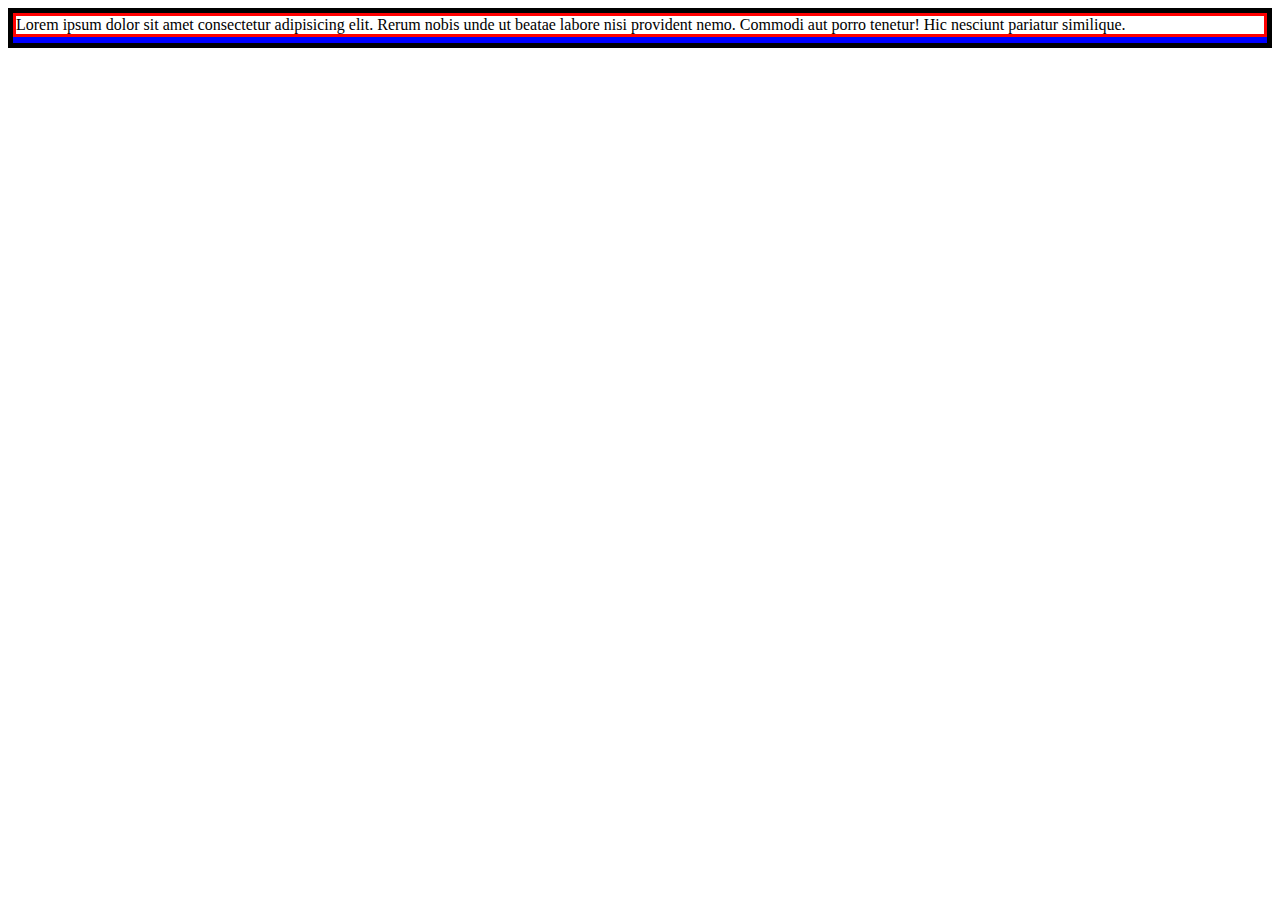
<file: index.html>
<!DOCTYPE html>
<html lang="en">
  <head>
    <!--Bootstrap CSS-->
    <link
      href="https://cdn.jsdelivr.net/npm/bootstrap@5.3.0/dist/css/bootstrap.min.css"
      rel="stylesheet"
      integrity="sha384-9ndCyUaIbzAi2FUVXJi0CjmCapSmO7SnpJef0486qhLnuZ2cdeRhO02iuK6FUUVM"
      crossorigin="anonymous"
    />

    <meta charset="UTF-8" />
    <meta name="viewport" content="width=device-width, initial-scale=1.0" />
    <link rel="stylesheet" href="CSS/style.css" />
    <title>Document</title>
  </head>

  <body>
    <div class="container cbox">
      <div class="row">
        <div class="col-6 bcol">
          Lorem ipsum dolor sit amet consectetur adipisicing elit. Rerum nobis
          unde ut beatae labore nisi provident nemo. Commodi aut porro tenetur!
          Hic nesciunt pariatur similique.
        </div>
        <div class="col-6 ccol">
            <div class="row">
                <div class="col-8">
                    
                </div>
            </div>
        </div>
      </div>
    </div>
    <!--Optional Javascript-->
    <script
      src="https://cdn.jsdelivr.net/npm/bootstrap@5.3.0/dist/js/bootstrap.bundle.min.js"
      integrity="sha384-geWF76RCwLtnZ8qwWowPQNguL3RmwHVBC9FhGdlKrxdiJJigb/j/68SIy3Te4Bkz"
      crossorigin="anonymous"
    ></script>
  </body>
</html>
</file>
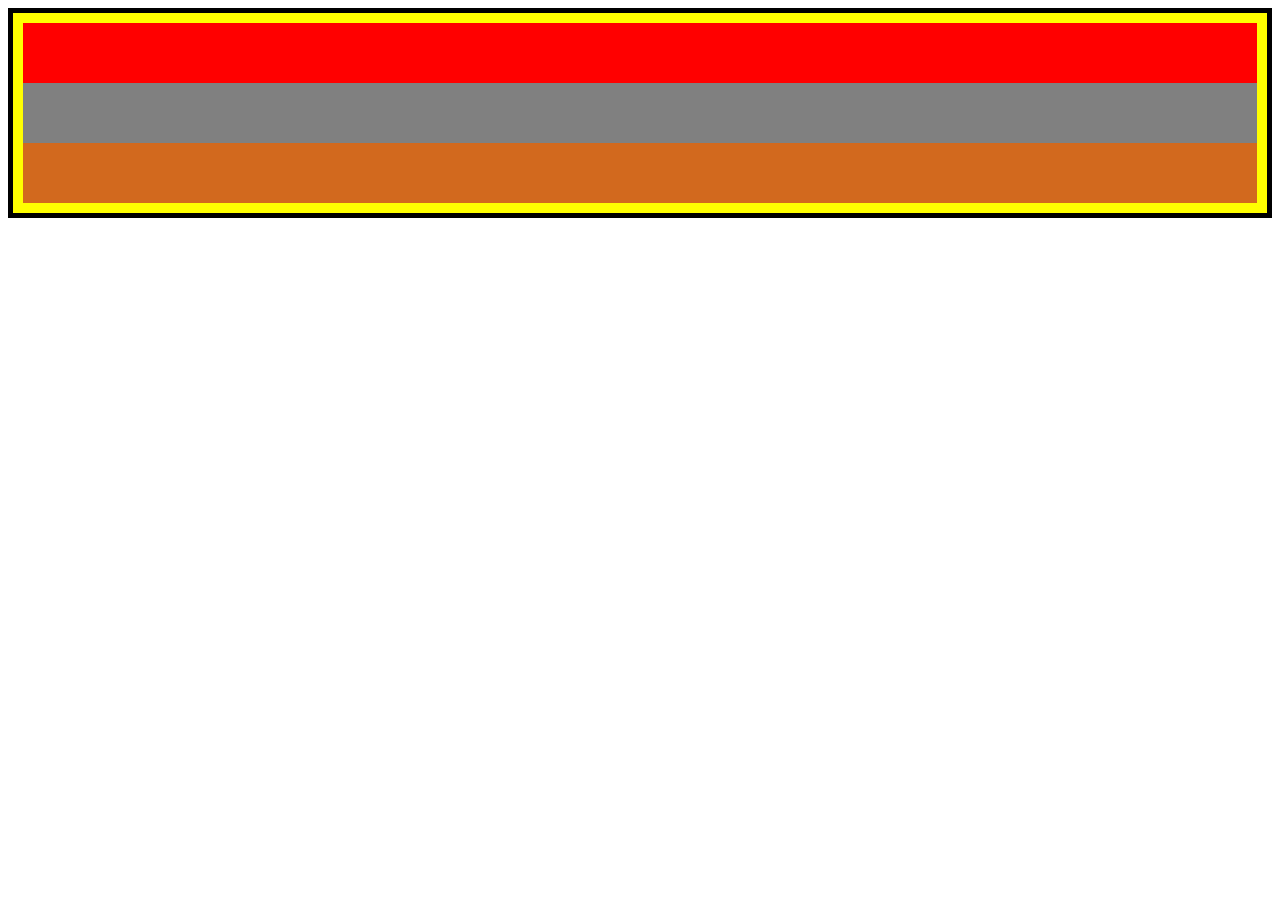
<file: Auto-width-column/index.html>
<!DOCTYPE html>
<html lang="en">
    <head>

        <!--Bootstrap CSS-->
        <link href="https://cdn.jsdelivr.net/npm/bootstrap@5.3.0/dist/css/bootstrap.min.css" rel="stylesheet" integrity="sha384-9ndCyUaIbzAi2FUVXJi0CjmCapSmO7SnpJef0486qhLnuZ2cdeRhO02iuK6FUUVM" crossorigin="anonymous">

        <meta charset="UTF-8">
        <meta name="viewport" content="width=device-width, initial-scale=1.0">
        <title>Document</title>


        <link rel="stylesheet" href="css/style.css">
    </head>
    <body>
        <div class="container cbox">
            <div class="row arow">
                <div class="col-4 adiv"></div>
                <div class="col-4 bdiv"></div>
                <div class="w-100"></div>
                <div class="col cdiv"></div>
            </div>
        </div>


        <!--Optional Javascript-->
        <script src="https://cdn.jsdelivr.net/npm/bootstrap@5.3.0/dist/js/bootstrap.bundle.min.js" integrity="sha384-geWF76RCwLtnZ8qwWowPQNguL3RmwHVBC9FhGdlKrxdiJJigb/j/68SIy3Te4Bkz" crossorigin="anonymous"></script>

    </body>
</html>
</file>
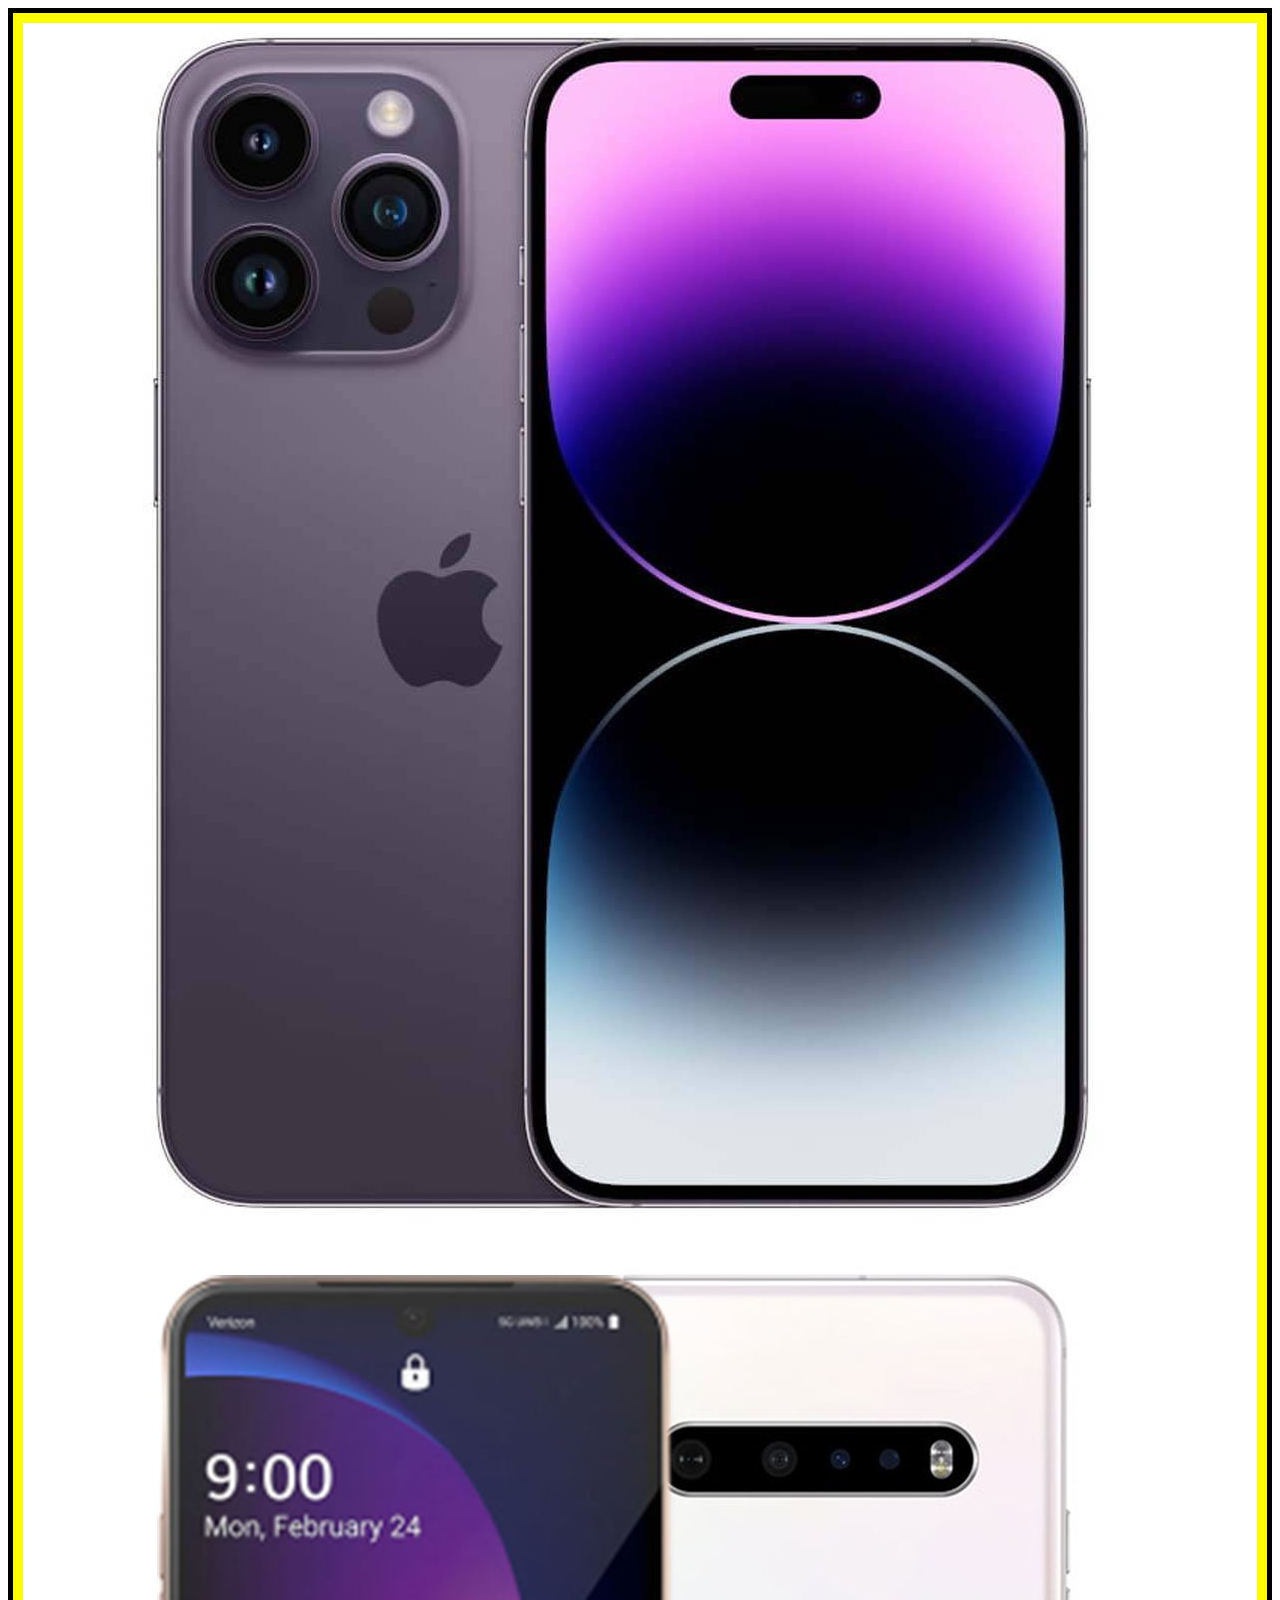
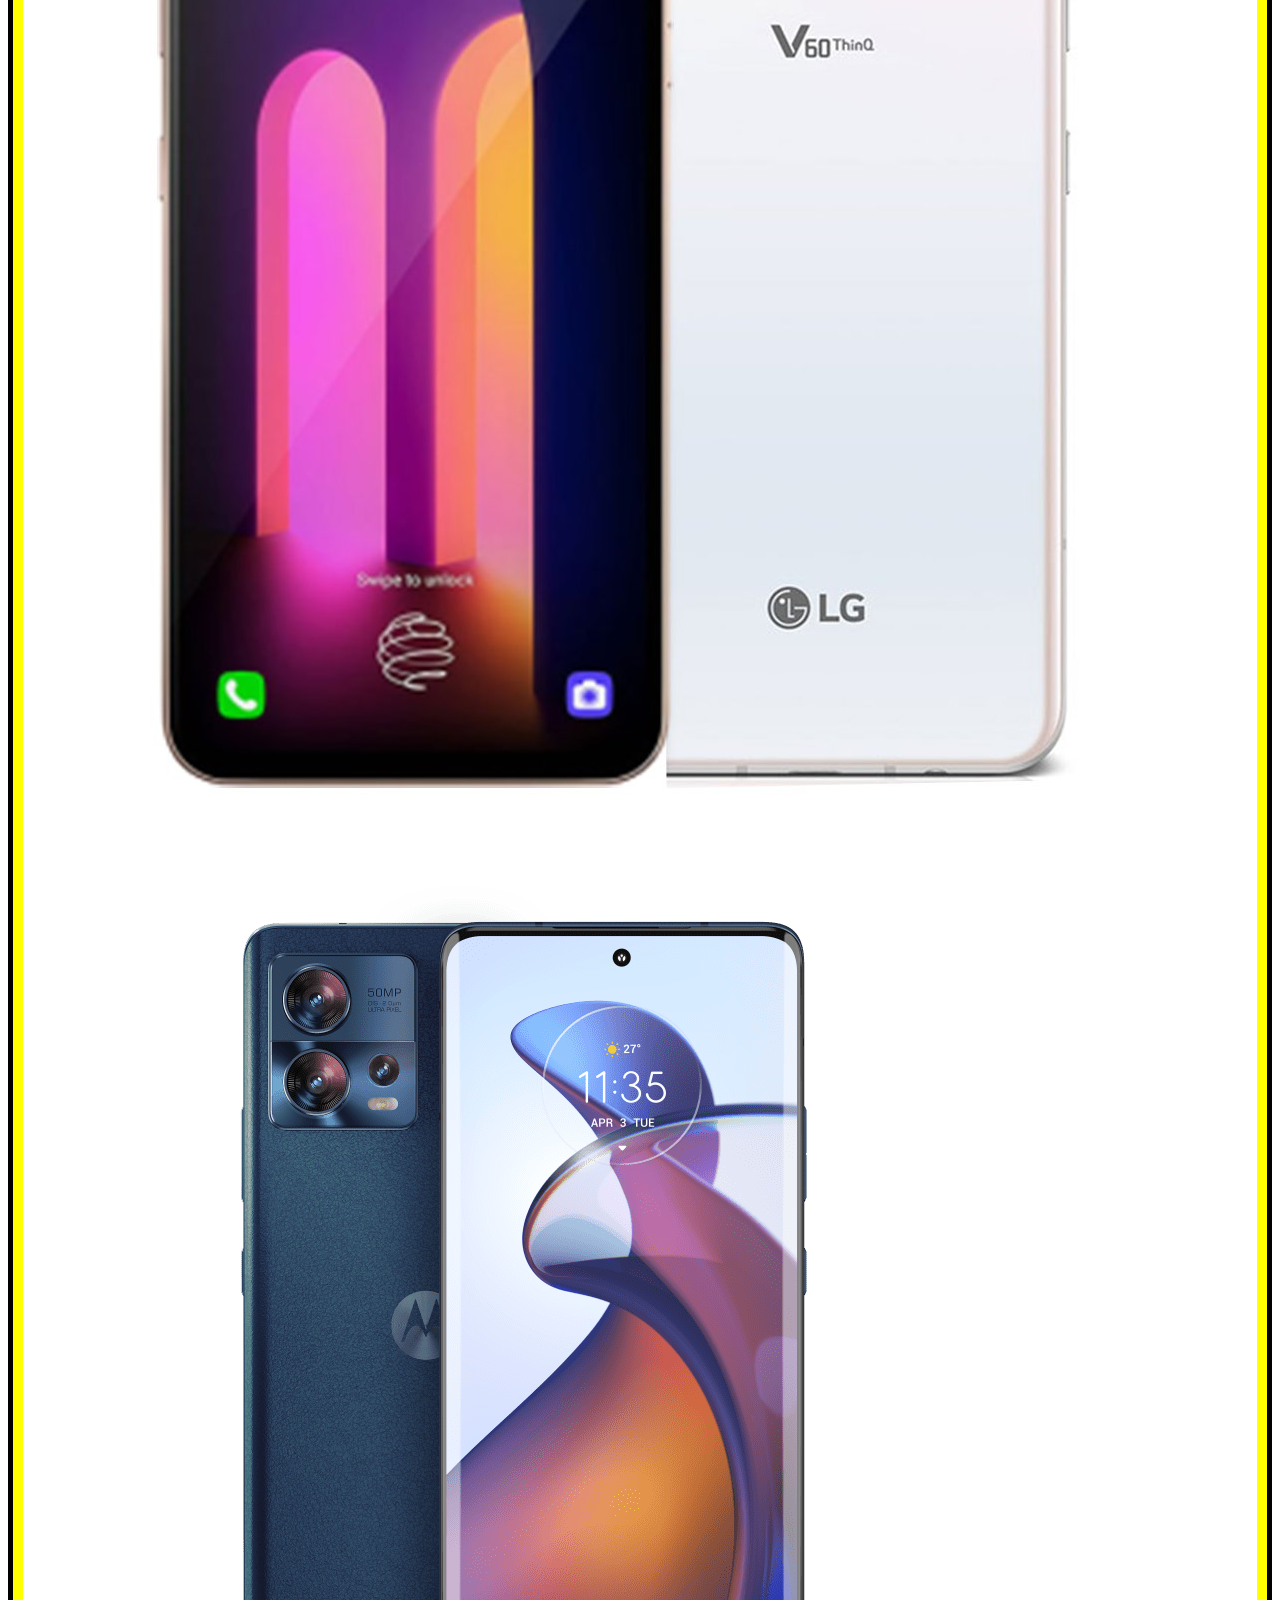
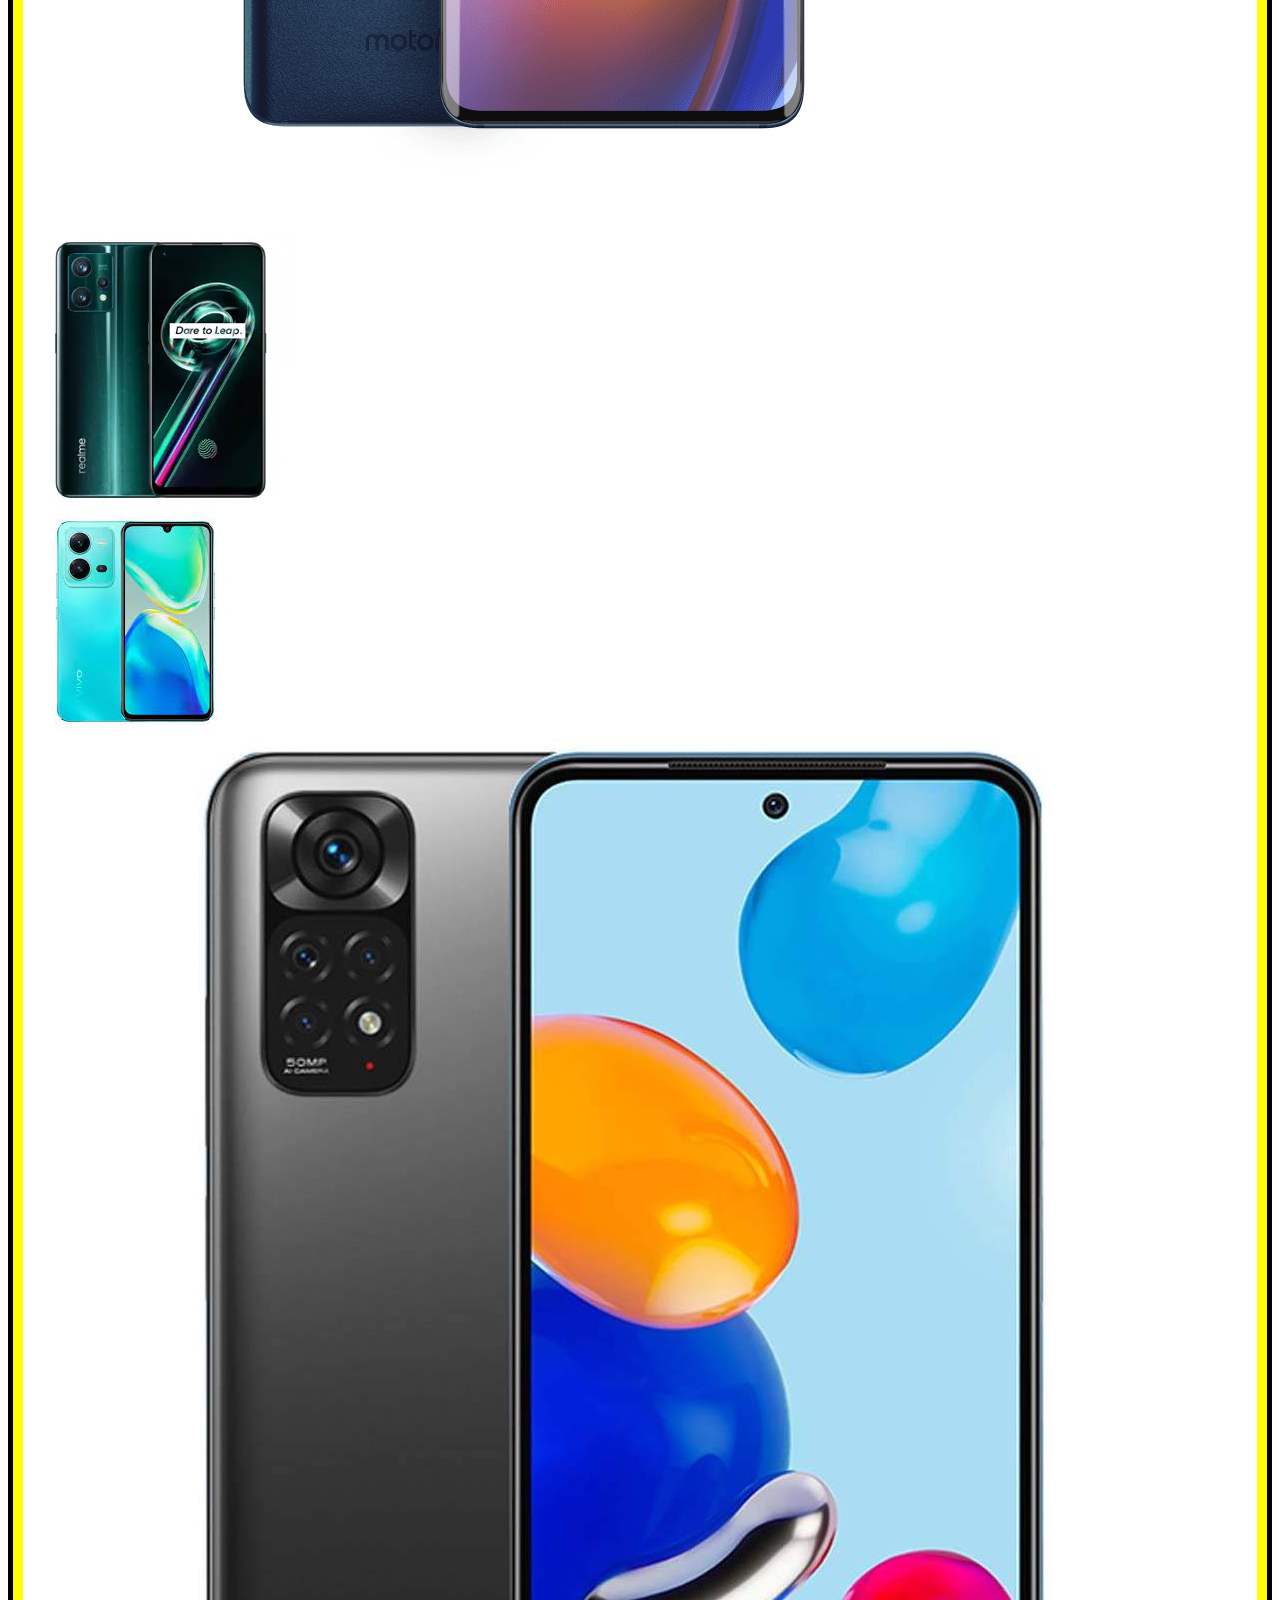
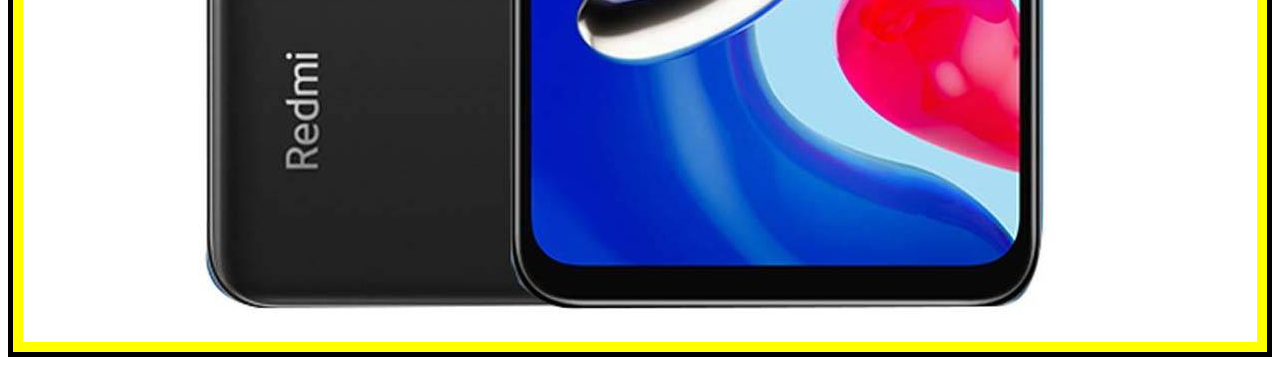
<file: grid-system/index.html>
<!doctype html>
<html lang="en">
    <head>

        <!--Required meta tags-->
        <meta charset="utf-8">
        <meta
        name="viewport" content="width=device-width, initial-scale=1">

        <!--Bootstrap CSS-->
        <link href="https://cdn.jsdelivr.net/npm/bootstrap@5.3.0/dist/css/bootstrap.min.css" rel="stylesheet" integrity="sha384-9ndCyUaIbzAi2FUVXJi0CjmCapSmO7SnpJef0486qhLnuZ2cdeRhO02iuK6FUUVM" crossorigin="anonymous">
        <title>Bootstrap demo</title>

        <link rel="stylesheet" href="CSS/style.css">

    </head>
    <body>

        <div class="container cbox">
            <div class="row arow">

                <div class="col-md-2 col-sm-6 col-6"><img src="image/image1.jpg" class="img-thumbnail"></div>
                <div class="col-md-2 col-sm-6 col-6"><img src="image/image2.jpg" class="img-thumbnail"></div>
                <div class="col-md-2 col-sm-6 col-6"><img src="image/image3.jpg" class="img-thumbnail"></div>
                <div class="col-md-2 col-sm-6 col-6"><img src="image/image4.jpg" class="img-thumbnail"></div>
                <div class="col-md-2 col-sm-6 col-6"><img src="image/image5.jpg" class="img-thumbnail"></div>
                <div class="col-md-2 col-sm-6 col-6"><img src="image/image6.jpg" class="img-thumbnail"></div>

            </div>
        </div>


        <!--Optional Javascript-->
        <script src="https://cdn.jsdelivr.net/npm/bootstrap@5.3.0/dist/js/bootstrap.bundle.min.js" integrity="sha384-geWF76RCwLtnZ8qwWowPQNguL3RmwHVBC9FhGdlKrxdiJJigb/j/68SIy3Te4Bkz" crossorigin="anonymous"></script>

    </body>
</html>
</file>
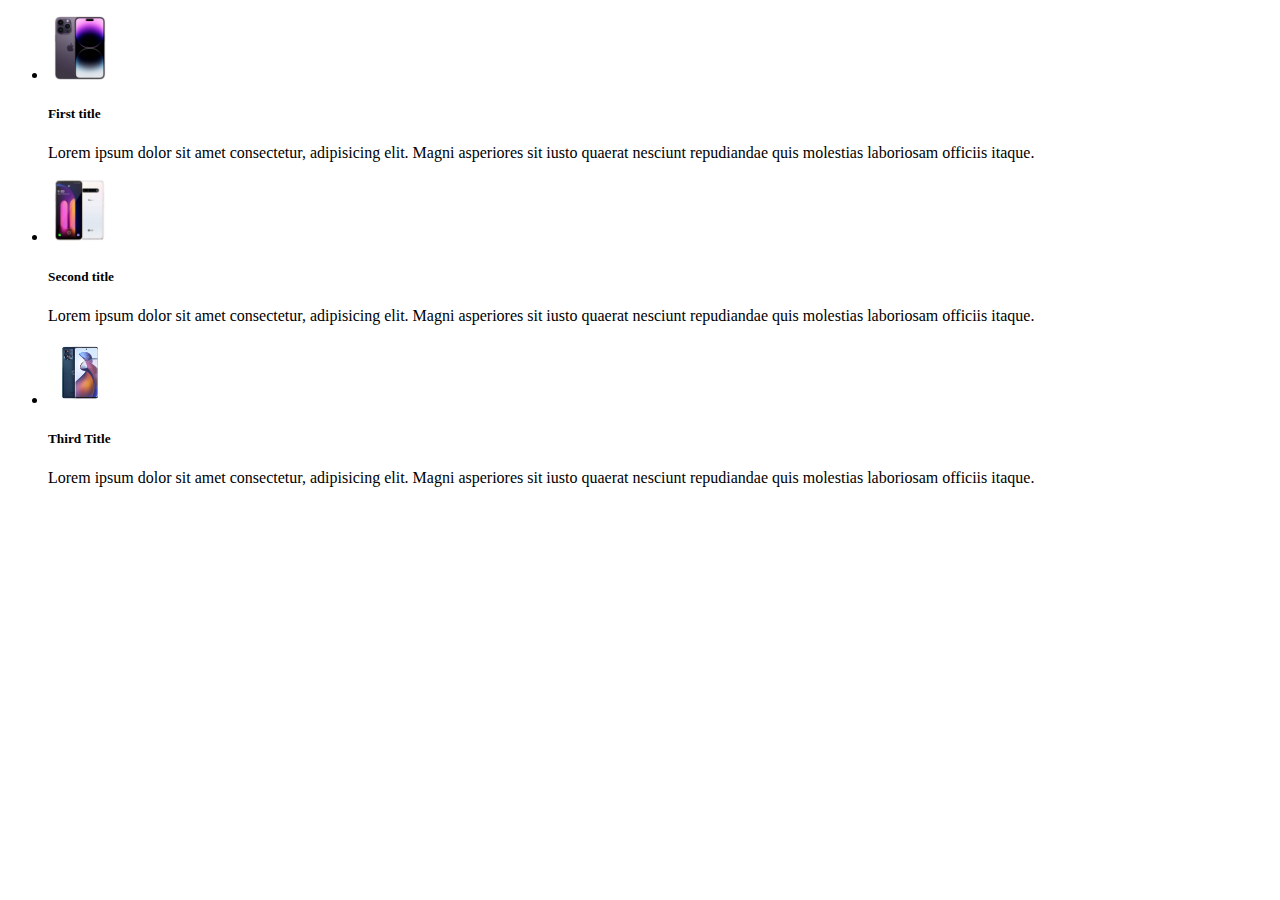
<file: media-object.html>
<!DOCTYPE html>
<html lang="en">

<head>
    <!--Bootstrap CSS-->
    <link href="https://cdn.jsdelivr.net/npm/bootstrap@5.3.0/dist/css/bootstrap.min.css" rel="stylesheet"
        integrity="sha384-9ndCyUaIbzAi2FUVXJi0CjmCapSmO7SnpJef0486qhLnuZ2cdeRhO02iuK6FUUVM" crossorigin="anonymous" />

    <meta charset="UTF-8" />
    <meta name="viewport" content="width=device-width, initial-scale=1.0" />
    <title>Document</title>
</head>

<body>

    <div class="container">
        <ul class="list-unstyled">
            <li class="media">
                <img src="image1.jpg" width="64" height="64">
                <div class="media-body mt-2">
                    <h5>First title</h5>
                    <p>Lorem ipsum dolor sit amet consectetur, adipisicing elit. Magni asperiores sit iusto quaerat
                        nesciunt repudiandae quis molestias laboriosam officiis itaque.</p>
                </div>
            </li>

            <li class="media">
                <img src="image2.jpg" width="64" height="64">
                <div class="media-body mt-2">
                    <h5>Second title</h5>
                    <p>Lorem ipsum dolor sit amet consectetur, adipisicing elit. Magni asperiores sit iusto quaerat
                        nesciunt repudiandae quis molestias laboriosam officiis itaque.</p>
                </div>
            </li>

            <li class="media">
                <img src="image3.jpg" width="64" height="64">
                <div class="media-body mt-2">
                    <h5>Third Title</h5>
                    <p>Lorem ipsum dolor sit amet consectetur, adipisicing elit. Magni asperiores sit iusto quaerat
                        nesciunt repudiandae quis molestias laboriosam officiis itaque.</p>
                </div>
            </li>
        </ul>
    </div>

    <!--Optional Javascript-->
    <script src="https://cdn.jsdelivr.net/npm/bootstrap@5.3.0/dist/js/bootstrap.bundle.min.js"
        integrity="sha384-geWF76RCwLtnZ8qwWowPQNguL3RmwHVBC9FhGdlKrxdiJJigb/j/68SIy3Te4Bkz"
        crossorigin="anonymous"></script>
</body>

</html>
</file>
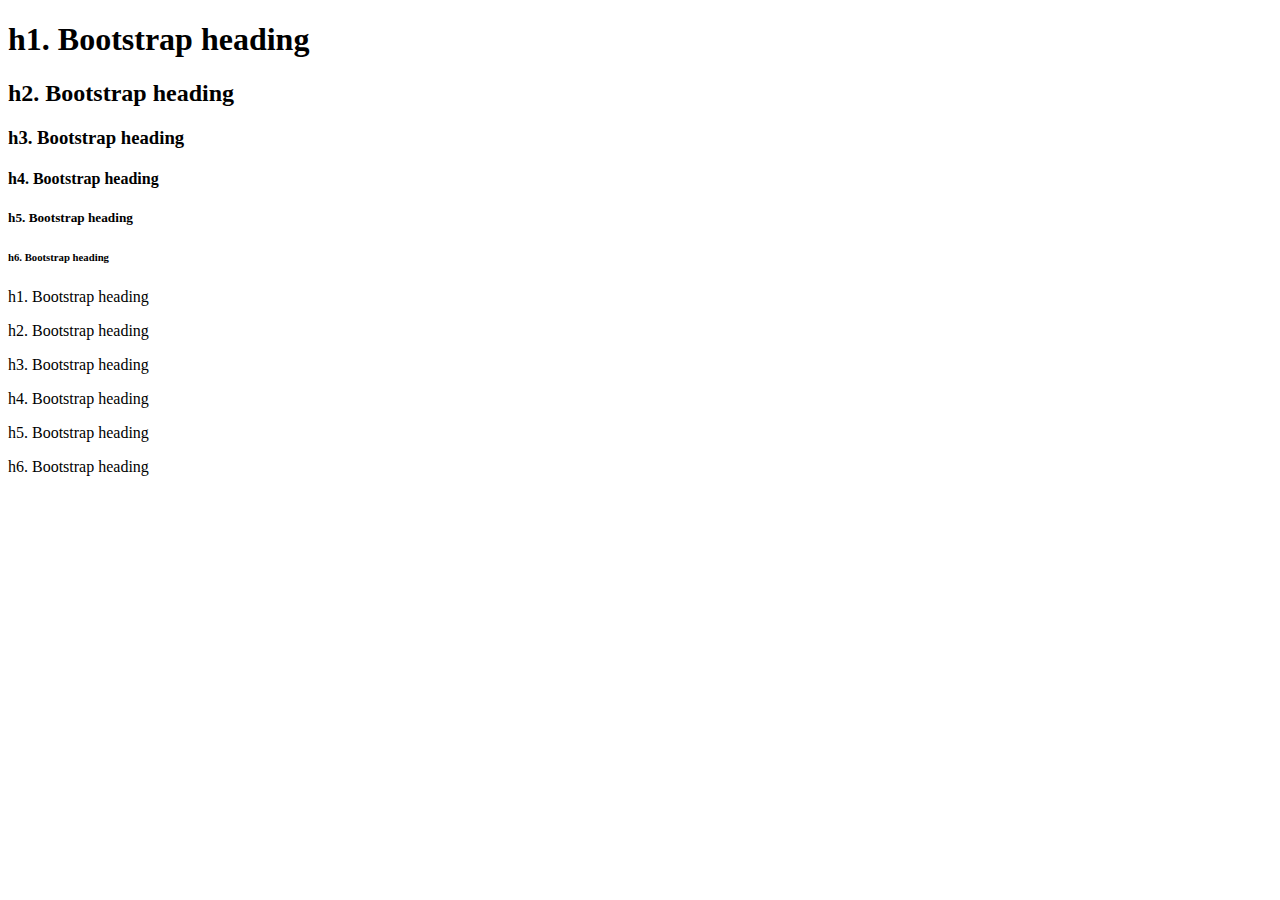
<file: Typography.html>
<!DOCTYPE html>
<html lang="en">

<head>
    <!--Bootstrap CSS-->
    <link href="https://cdn.jsdelivr.net/npm/bootstrap@5.3.0/dist/css/bootstrap.min.css" rel="stylesheet"
        integrity="sha384-9ndCyUaIbzAi2FUVXJi0CjmCapSmO7SnpJef0486qhLnuZ2cdeRhO02iuK6FUUVM" crossorigin="anonymous" />

    <meta charset="UTF-8" />
    <meta name="viewport" content="width=device-width, initial-scale=1.0" />
    <title>Document</title>
</head>

<body>

    <div class="container">
        <h1>h1. Bootstrap heading</h1>
        <h2>h2. Bootstrap heading</h2>
        <h3>h3. Bootstrap heading</h3>
        <h4>h4. Bootstrap heading</h4>
        <h5>h5. Bootstrap heading</h5>
        <h6>h6. Bootstrap heading</h6>

        <p class="h1">h1. Bootstrap heading</p>
        <p class="h2">h2. Bootstrap heading</p>
        <p class="h3">h3. Bootstrap heading</p>
        <p class="h4">h4. Bootstrap heading</p>
        <p class="h5">h5. Bootstrap heading</p>
        <p class="h6">h6. Bootstrap heading</p>
    </div>


    <!--Optional Javascript-->
    <script src="https://cdn.jsdelivr.net/npm/bootstrap@5.3.0/dist/js/bootstrap.bundle.min.js"
        integrity="sha384-geWF76RCwLtnZ8qwWowPQNguL3RmwHVBC9FhGdlKrxdiJJigb/j/68SIy3Te4Bkz"
        crossorigin="anonymous"></script>
</body>

</html>
</file>
<file: CSS/style.css>
.cbox{

    border: 5px solid ;
}

.bcol{

    border: 3px solid red;
}

.ccol{

    border: 3px solid blue;
}












/* .arow{

    border: 10px solid yellow;
}

.adiv{
    height:60px;
    background: red;
}

.bdiv{

    height:60px;
    background: gray;
}

.cdiv{

    height:60px;
    background: chocolate;
}

.ddiv{
    height:60px;
    background: green;
}

.ediv{
    height:60px;
    background: green;
} */
</file>
<file: Auto-width-column/css/style.css>
.cbox{
    border:5px solid;
}

.arow{
    border: 10px solid yellow;
}

.adiv{

    height:60px;
    background: red;
}

.bdiv{

    height:60px;
    background: gray;
}

.cdiv{

    height:60px;
    background: chocolate;
}

.ddiv{

    height:60px;
    background: green;
}
</file>
<file: grid-system/CSS/style.css>
.cbox {
    border: 5px solid
}

.arow {
    border: 10px solid yellow;
}
</file>
